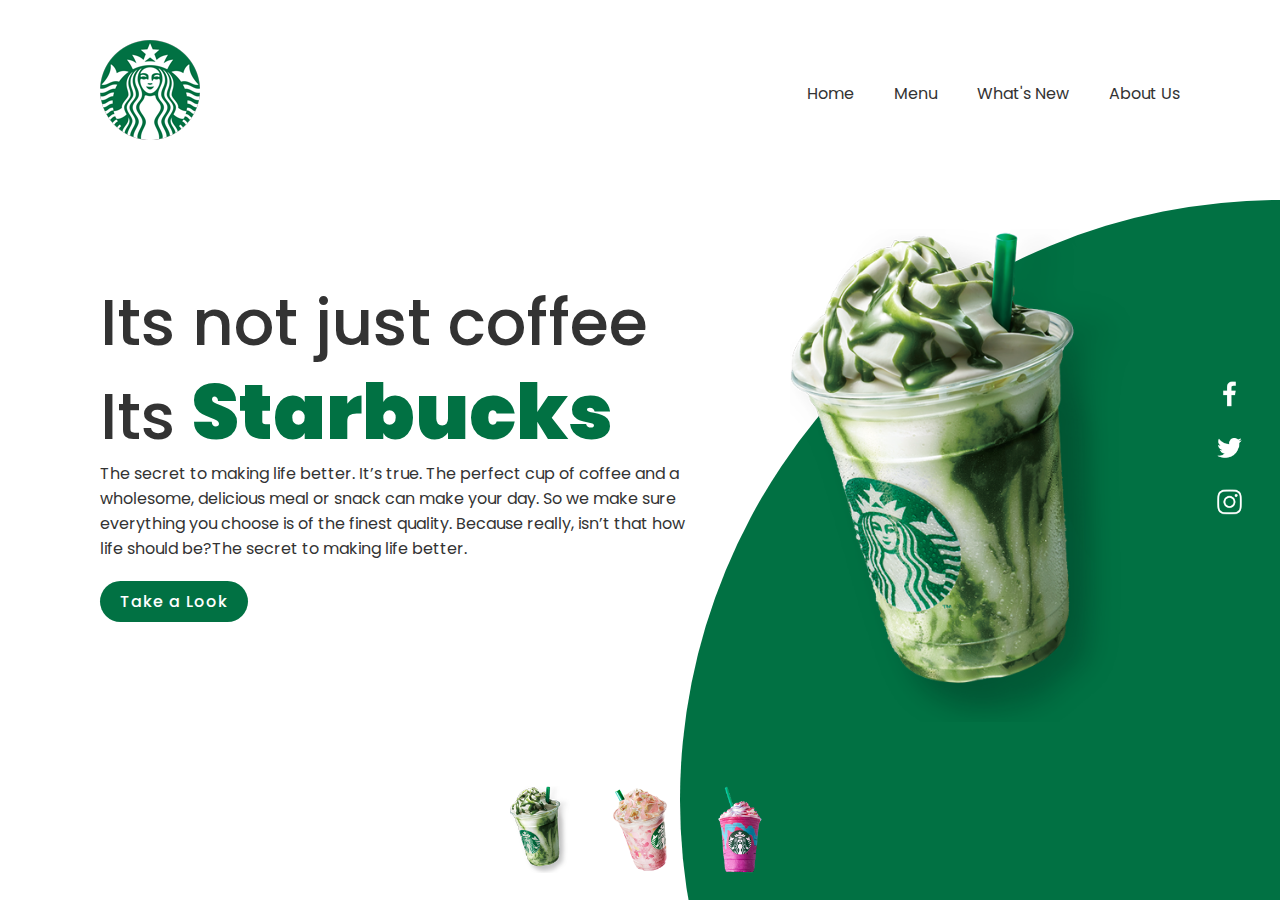
<file: index.html>
<!DOCTYPE html>
<html lang="en">

<head>
    <meta charset="UTF-8">
    <title>Starbucks</title>
    <meta name="viewport" content="width=device-width, initial-scale=1.0">
    <link rel="preconnect" href="https://fonts.googleapis.com"><link rel="preconnect" href="https://fonts.gstatic.com" crossorigin><link href="https://fonts.googleapis.com/css2?family=Poppins&display=swap" rel="stylesheet">
    <link rel="stylesheet" href="style.css">
    <link rel="shortcut icon" type="x-icon" href="logo.png">
</head>

<body>
    <section>
        <div class="circle"></div>
        <header>
            <a href="index.html"><img src=logo.png class="logo"></a>
            <div class="toggle" onclick="toggleMenu();"></div>
            <ul class="navigation"></ul>
            <ul>
                <li><a href="index.html">Home</a></li>
                <li><a href="menu.html">Menu</a></li>
                <li><a href="new.html">What's New</a></li>
                <li><a href="contact.html">About Us</a></li>
            </ul>
        </header>
        <div class="content">
            <div class="textbox">
                <h2>Its not just coffee<br>Its <span>Starbucks</span></h2>
                <p>The secret to making life better.
                    It’s true. The perfect cup of coffee and a wholesome, delicious meal or snack can make your day. 
                    So we make sure everything you choose is of the finest quality. Because really,
                    isn’t that how life should be?The secret to making life better.</p>
                <a href="menu.html">Take a Look</a>
            </div>
            <div class="imgBox">
                <img src="img1.png" class="starbucks">
            </div>
        </div>
        <ul class="thumb">
            <li><img src="thumb1.png" onclick="imgSlider('img1.png');changeCircleColor('#017143')"></li>
            <li><img src="thumb2.png" onclick="imgSlider('img2.png');changeCircleColor('#eb7495')"></li>
            <li><img src="thumb3.png" onclick="imgSlider('img3.png');changeCircleColor('#d752b1')"></li>
        </ul>
        <ul class="sci">
            <li><a href="https://id-id.facebook.com/StarbucksIndonesia/"><img src="facebook.png"></a></li>
            <li><a href="https://twitter.com/starbucks"><img src="twitter.png"></a></li>
            <li><a href="https://www.instagram.com/starbucksindonesia/"><img src="instagram.png"></a></li>
        </ul>
    </section>

    <script type="text/javascript">
        function imgSlider(anything) {
            document.querySelector('.starbucks').src = anything;
        }

        function changeCircleColor(color) {
            const circle = document.querySelector('.circle');
            circle.style.background = color;
        }

        function toggleMenu() {
            var menuToggle = document.querySelector('.toggle');
            var navigation = document.querySelector('.navigation');
            menuToggle.classList.toggle('active')
            navigation.classList.toggle('active')
        }
    </script>
</body>

</html>
</file>
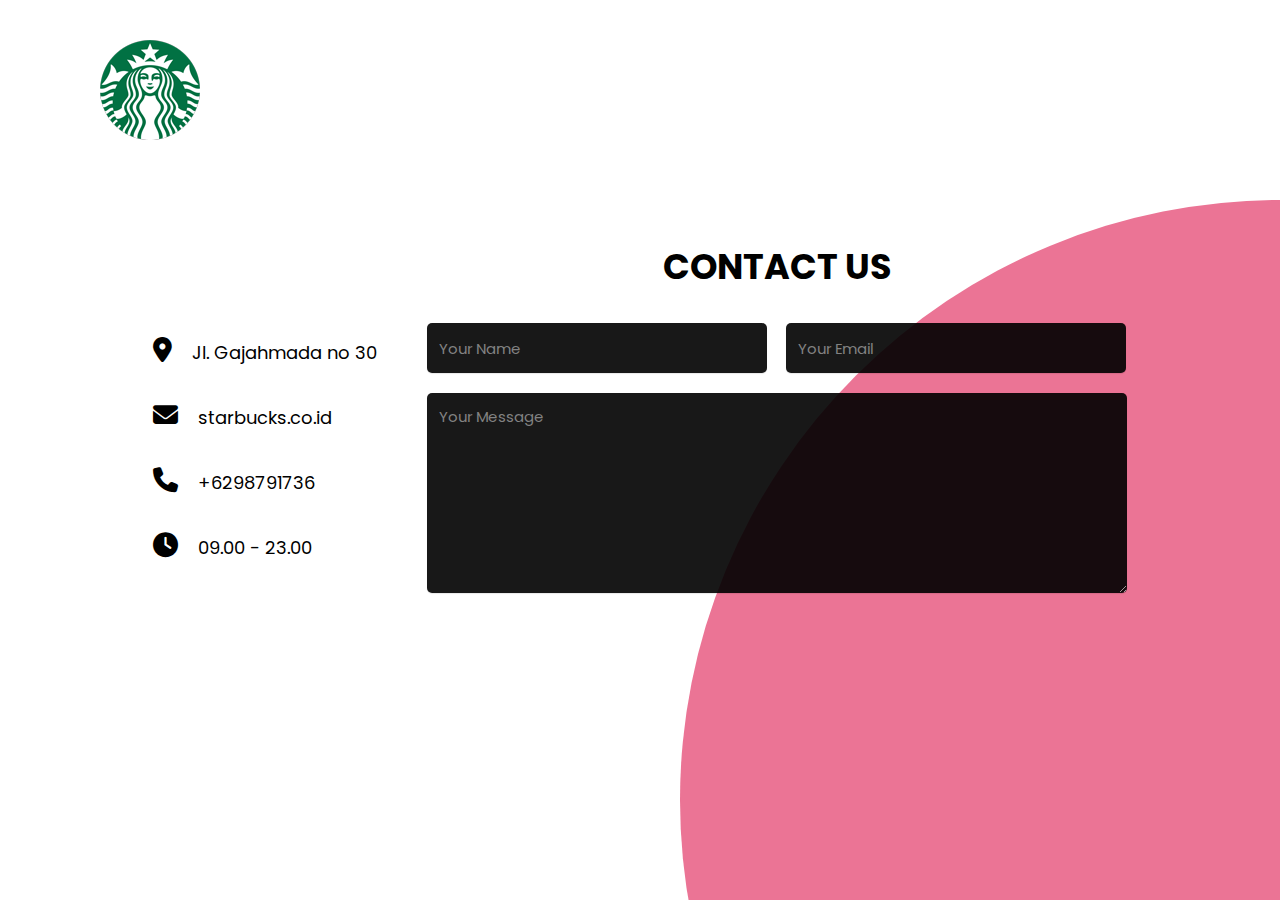
<file: contact.html>
<!DOCTYPE html>
<html lang="en">
<head>
    <meta charset="UTF-8">
    <meta http-equiv="X-UA-Compatible" content="IE=edge">
    <meta name="viewport" content="width=device-width, initial-scale=1.0">
    <link rel="stylesheet" href="contact-style.css">
    <title>About Us</title>
    <link rel="preconnect" href="https://fonts.googleapis.com"><link rel="preconnect" href="https://fonts.gstatic.com" crossorigin><link href="https://fonts.googleapis.com/css2?family=Poppins&display=swap" rel="stylesheet">
    <link rel="stylesheet" href="https://cdnjs.cloudflare.com/ajax/libs/font-awesome/6.2.1/css/all.min.css">
    <link rel="shortcut icon" type="x-icon" href="logo.png">
</head>
<body>
   <!---alert message start
     <div class="alert-succes">
        <span>Mesagge Sent! Thank you for contacting us </span>
    </div>
    <div class="alert-error">
        <span>Something went wrong! Please try again.</span>
    </div>
    alert mesagge end--->
    <section>
        <div class="circle"></div>
    </section>
    <header>
        <a href="index.html"><img src=logo.png class="logo"></a>
    </header>
    <div class="contact-section">
        <div class="contact-info">
            <div><i class="fas fa-map-marker-alt"></i>Jl. Gajahmada no 30</div>
            <div><i class="fas fa-envelope"></i>starbucks.co.id</div>
            <div><i class="fas fa-phone"></i>+6298791736</div>
            <div><i class="fas fa-clock"></i>09.00 - 23.00</div>
        </div>
        <div class="contact-form">
            <h2>Contact Us</h2>
            <form class="contact" action="" method="post">
                <input type="text" name="name" class="text-box" placeholder="Your Name" required>
                <input type="email" name="email" class="text-box" placeholder="Your Email" required>
                <textarea name="message" rows="5" placeholder="Your Message" required></textarea>
                <input type="submit" name="submit" class="send-btn" value="send">
            </form>
        </div>
    </div>
</body>
</html>
</file>
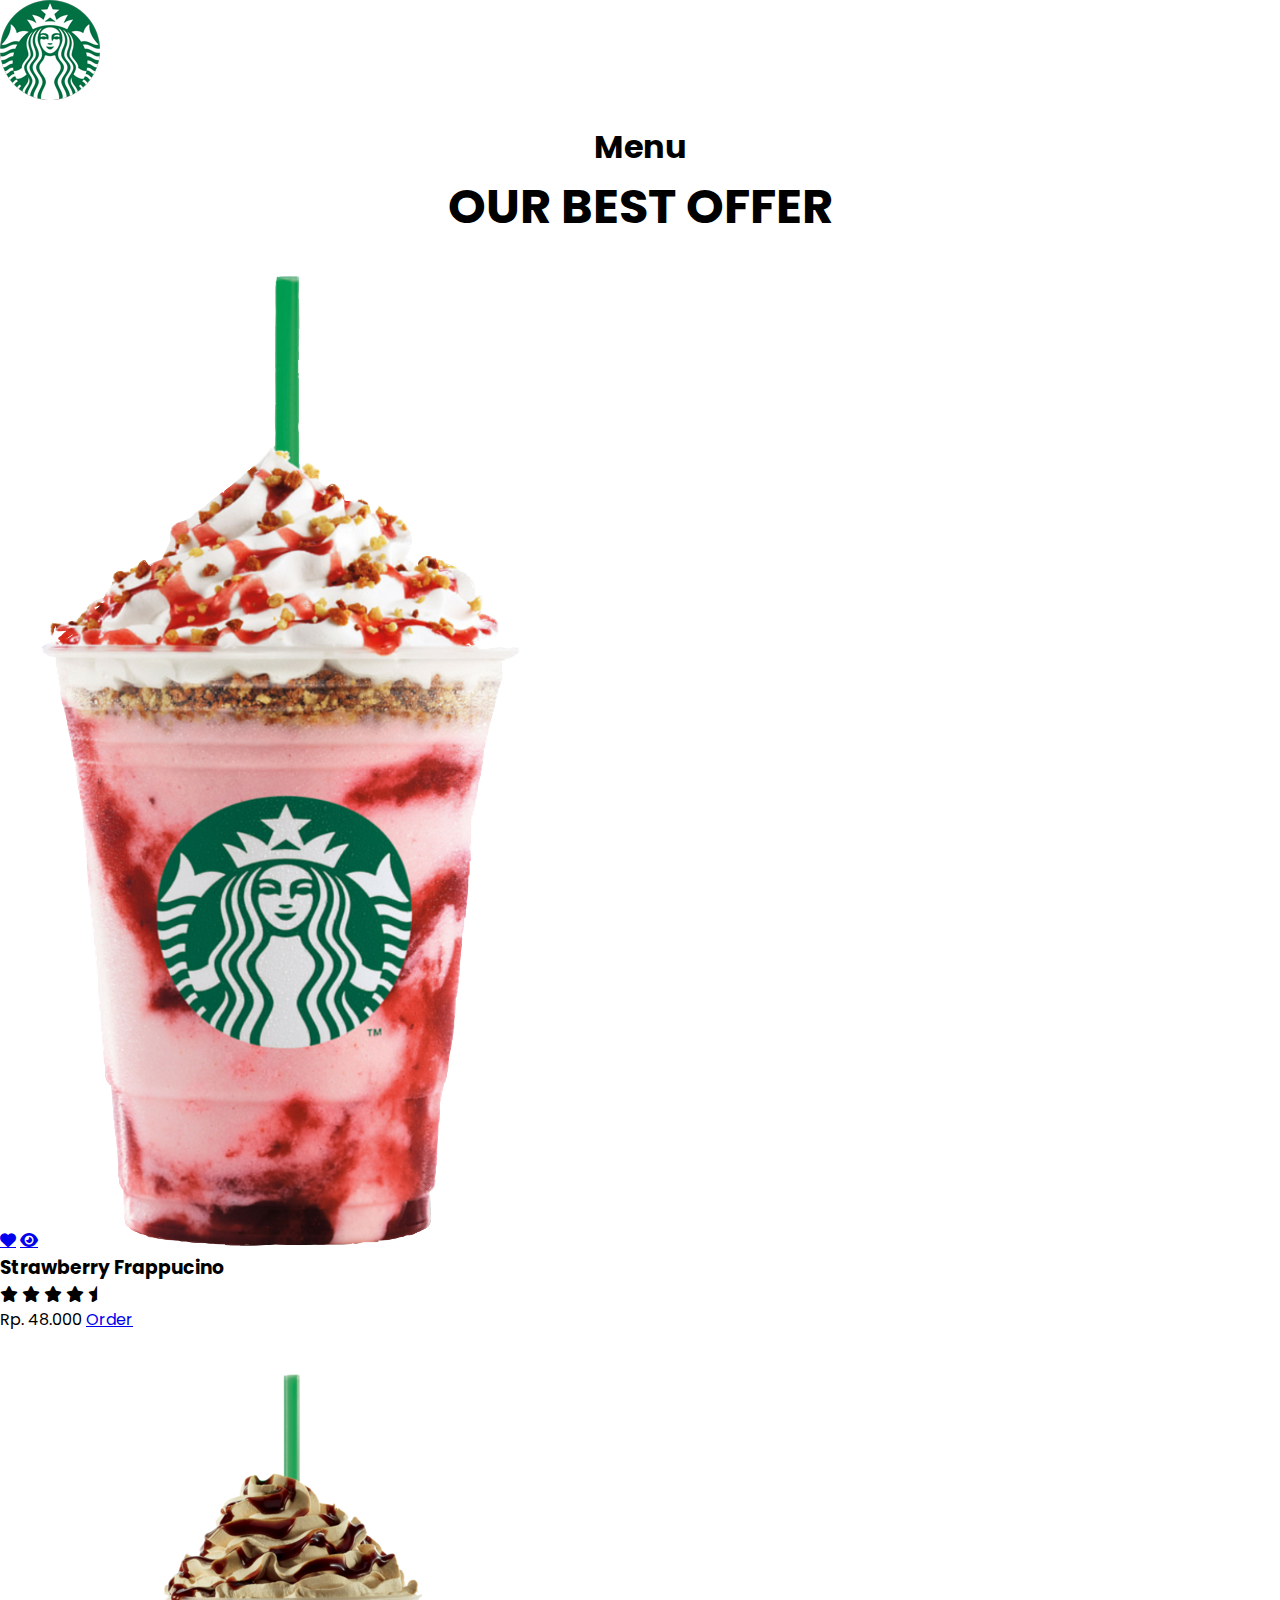
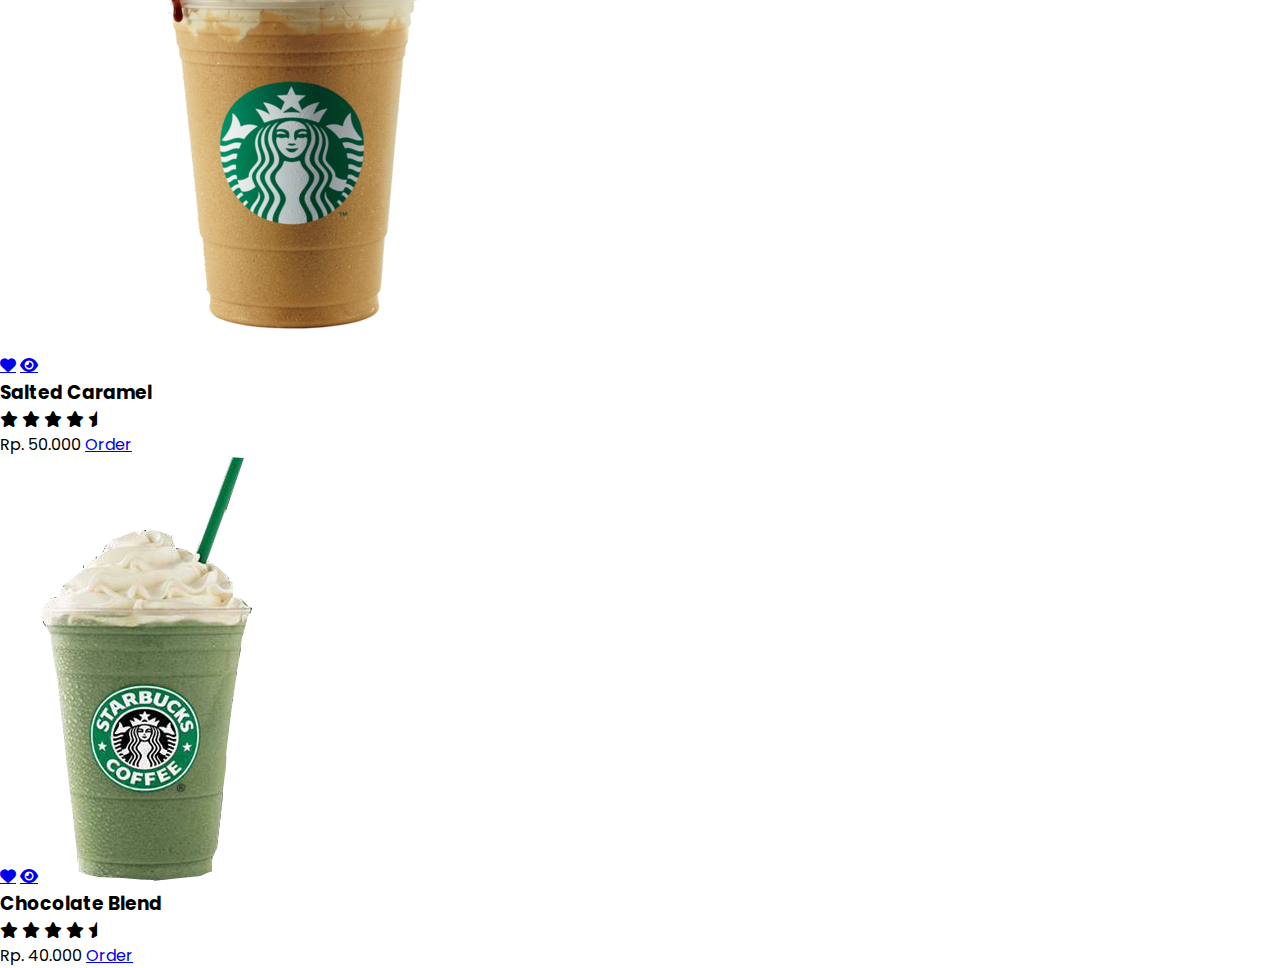
<file: menu.html>
<!DOCTYPE html>
<html lang="en">
<head>
    <meta charset="UTF-8">
    <meta http-equiv="X-UA-Compatible" content="IE=edge">
    <meta name="viewport" content="width=device-width, initial-scale=1.0">
    <link rel="stylesheet" href="menu-style.css">
    <link rel="shortcut icon" type="x-icon" href="logo.png">
    <title>Menu</title>
    <link rel="stylesheet" href="https://cdnjs.cloudflare.com/ajax/libs/font-awesome/6.2.1/css/all.min.css">
    <link rel="preconnect" href="https://fonts.googleapis.com"><link rel="preconnect" href="https://fonts.gstatic.com" crossorigin><link href="https://fonts.googleapis.com/css2?family=Poppins&display=swap" rel="stylesheet">
</head>
<body>
    <section>
        <header>
            <a href="index.html"><img src=logo.png class="logo"></a>
        </header>
        <div class="menu" id="menu"></div>
        <h1 class="sub-heading"><span>Menu</span></h1>
        <h2 class="heading">Our Best Offer</h2>
        <div class="box-container">
            <div class="box">
                <a href="#" class="fas fa-heart"></a>
                <a href="#" class="fas fa-eye"></a>
                <img src="shop1.png" alt="">
                <h3>Strawberry Frappucino</h3>
                <div class="stars">
                    <i class="fas fa-star"></i>
                    <i class="fas fa-star"></i>
                    <i class="fas fa-star"></i>
                    <i class="fas fa-star"></i>
                    <i class="fas fa-star-half"></i>
                </div>
                <span>Rp. 48.000</span>
                <a href="#" class="btn">Order</a>
            </div>
            <div class="box">
                <a href="#" class="fas fa-heart"></a>
                <a href="#" class="fas fa-eye"></a>
                <img src="shop2.png" alt="">
                <h3>Salted Caramel</h3>
                <div class="stars">
                    <i class="fas fa-star"></i>
                    <i class="fas fa-star"></i>
                    <i class="fas fa-star"></i>
                    <i class="fas fa-star"></i>
                    <i class="fas fa-star-half"></i>
                </div>
                <span>Rp. 50.000</span>
                <a href="#" class="btn">Order</a>
            </div>
            <div class="box">
                <a href="#" class="fas fa-heart"></a>
                <a href="#" class="fas fa-eye"></a>
                <img src="shop3.png" alt="">
                <h3>Chocolate Blend</h3>
                <div class="stars">
                    <i class="fas fa-star"></i>
                    <i class="fas fa-star"></i>
                    <i class="fas fa-star"></i>
                    <i class="fas fa-star"></i>
                    <i class="fas fa-star-half"></i>
                </div>
                <span>Rp. 40.000</span>
                <a href="#" class="btn">Order</a>
            </div>
        </div>
    </section>
</body>
</html>
</file>
<file: style.css>
@import url('https://fonts.googleapis.com/css2?family=Poppins&display=swap');
*
{
    margin: 0;
    padding: 0;
    box-sizing: border-box;
    font-family: 'Poppins', sans-serif;
}
section
{
    position: relative;
    width: 100%;
    min-height: 100vh;
    padding: 100px;
    display: flex;
    justify-content: space-between;
    align-items: center;
    background: #fff;
}
header
{
    position: absolute;
    top: 20px;
    left: 0px;
    width: 100%;
    padding: 20px 100px;
    display: flex;
    justify-content: space-between;
    align-items: center;
    background: #fff;
}
header.logo
{
    position: relative;
    max-width: 80px;
}
header ul
{
    position: relative;
    display: flex;
}
header ul li
{
    list-style: none;
}
header ul li a
{
    display: inline-block;
    color: #333;
    font-weight: 400;
    margin-left: 40px;
    text-decoration: none;
}
.content
{
    position: relative;
    width: 100%;
    display: flex;
    justify-content: space-between;
    align-items: center;
}
.content .textbox
{
    position: relative;
    max-width: 600px;
}
.content .textbox h2
{
    color: #333;
    font-size: 4em;
    line-height: 1.4em;
    font-weight: 500;
}
.content .textbox h2 span
{
    color: #017143;
    font-size: 1.2em;
    font-weight: 900;
}
.content .textbox p
{
    color: #333;
}
.content .textbox a
{
    display: inline-block;
    margin-top: 20px;
    padding: 8px 20px;
    background: #017143;
    color: #fff;
    border-radius: 40px;
    font-weight: 500;
    letter-spacing: 1px;
    text-decoration: none;
}
.content .imgBox
{
    width: 600px;
    display: flex;
    justify-content: flex-end;
    padding-right: 50px;
    margin-top: 50px;
}
.content .imgBox img
{
    max-width: 340px;
}
.thumb
{
    position: absolute;
    left: 50%;
    bottom: 20px;
    transform: translateX(-50%);
    display: flex;
}
.thumb li
{
    list-style: none;
    display: inline-block;
    margin: 0 20px;
    cursor: pointer;
    transition: 0.5s;
}
.thumb li:hover
{
    transform: translateY(-15px);
}
.thumb li img
{
    max-width: 60px;
}
.sci
{
    position: absolute;
    top: 50%;
    right: 30px;
    transform: translateY(-50%);
    display: flex;
    justify-content: center;
    align-items: center;
    flex-direction: column;
}
.sci li
{
    list-style: none;
}
.sci li a
{
    display: inline-block;
    margin: 5px 0;
    transform: scale(0.6);
    filter: invert(1);
}
.circle
{
    position: absolute;
    top: 0;
    left: 0;
    width: 100%;
    height: 100%;
    background: #017143;
    clip-path: circle(600px at right 800px);
}
@media (max-width:991px)
{
    header
    {
        padding: 20px;
    }
    header .logo
    {
        position: relative;
        max-width: 60px;
    }
    header ul
    {
        position: relative;
        display: none;
    }
    .toggle
    {
        position: relative;
        width: 30px;
        height: 30px;
        cursor: pointer;
        background: url(menu.png);
        background-size: 30px;
        background-position: center;
        background-repeat: no-repeat;
        filter: invert(1);
    }
    .toggle.active
    {
        position: fixed;
        right:20px;
        background: url(close.png);
        background-size: 25px;
        background-position: center;
        background-repeat: no-repeat;
        filter: invert(1);
        z-index: 11;
    }
    header ul.navigation.active
    {
        position: fixed;
        top: 0;
        left: 0;
        width: 100%;
        height: 100%;
        display: flex;
        justify-content: center;
        align-items: center;
        flex-direction: column;
        background: #fff;
        z-index: 10;
    }
    header ul li a
    {
        font-size: 1.5em;
        margin: 5px 0;
    }
    section
    {
        padding: 20px;
    }
    .content
    {
        flex-direction: column;
        margin-top: 100px;
    }
    .content .textbox h2
    {
        margin-bottom: 15px;
        font-size: 2.5em;
    }
    .content .textbox
    {
        max-width: 100%;
    }
    .content .imgBox
    {
        max-width: 100%;
        justify-content: center;
    }
    .content .imgBox img
    {
        max-width: 300px;
    }
    .thumb li img
    {
        max-width: 40px;
    }
    .circle
    {
        clip-path: circle(400px at center bottom)
    }
    .sci
    {
        background: #017143;
        right: 0;
        width: 50px;
        border-top-left-radius: 5px;
        border-bottom-left-radius: 5px;
    }

}
</file>
<file: contact-style.css>
@import url('https://fonts.googleapis.com/css2?family=Poppins:wght@400;500;600&display=swap');
*
{
    margin: 0;
    padding: 0;
    box-sizing: border-box;
    font-family: 'Poppins', sans-serif;
}
header
{
    position: absolute;
    top: 20px;
    left: 0px;
    width: 100%;
    padding: 20px 100px;
    display: flex;
    justify-content: space-between;
    align-items: center;
    background: #fff;
}
header.logo
{
    position: relative;
    max-width: 80px;
}
body
{
    min-height: 100vh;
    background-size: cover;
    display: flex;
    justify-content: center;
    align-items: center;
}
.circle
{
    position: absolute;
    top: 0;
    left: 0;
    width: 100%;
    height: 100%;
    background: #eb7495;
    clip-path: circle(600px at right 800px);
}
.contact-section
{
    width: 100%;
    display: flex;
    justify-content: center;
    align-items: center;
}
.contact-info
{
    color: rgb(0, 0, 0);
    max-width: 500px;
    line-height: 65px;
    padding-left: 50px;
    font-size: 18px;
}
.contact-info i
{
    margin-right: 20px;
    font-size: 25px;
}
.contact-form
{
    margin-left: 50px;
    max-width: 700px;
    margin-right: 50px;
}
.contact-info .contact-form
{
    flex: 1;
}
.contact-form h2
{
    color: black;
    text-align: center;
    font-size: 35px;
    text-transform: uppercase;
    margin-bottom: 30px;
}
.contact-form .text-box
{
    background-color: rgb(0, 0, 0);
    color: rgb(255, 252, 252);
    border: none;
    width: calc(50% - 10px);
    height: 50px;
    padding: 12px;
    font-size: 15px;
    border-radius: 5px;
    box-shadow: 0 1px 1px rgba(0, 0, 0, 0.1);
    margin-bottom: 20px;
    opacity: 0.9;
}
.contact-form .text-box:first-child
{
    margin-right: 15px;
}
.contact-form textarea
{
    background-color: rgb(0, 0, 0);
    color: rgb(255, 255, 255);
    border: none;
    width: 100%;
    height: 50px;
    padding: 12px;
    font-size: 15px;
    min-height: 200px;
    max-height: 400px;
    resize: vertical;
    border-radius: 5px;
    box-shadow: 0 1px 1px rgba(0, 0, 0, 0.1);
    margin-bottom: 20px;
    opacity: 0.9;
}
.contact-form .send-btn
{
    float: right;
    background: blue;
    color: white;
    border: none;
    width: 120px;
    height: 40px;
    font-size: 15px;
    font-weight: 600;
    text-transform: uppercase;
    letter-spacing: 2px;
    border-radius: 5px;
    cursor: pointer;
    transition: 0.3s;
    transition-property: background;
}
.contact-form .send-btn:hover
{
    background: navy;
}

@media screen and (max-width:950px)
{
    .contact-section
    {
        margin: 30px 50px;
    }
    .contact-info .contact-form
    {
        font-size: 30px;
    }
    .contact-form .text-box
    {
        width: 100%;
    }
}

.alert-succes{
    z-index: 1;
    background-color: wheat;
    font-size: 18px;
    padding: 20px 40px;
    min-width: 420px;
    position: fixed;
    right: 0;
    top:10px;
    border-left: 8px solid burlywood;
    border-radius: 4px;
}
.alert-error
{
    z-index: 1;
    background-color: red;
    font-size: 18px;
    padding: 20px 40px;
    min-width: 420px;
    position: fixed;
    right: 0;
    top:10px;
    border-left: 8px solid black;
    border-radius: 4px;
}
</file>
<file: menu-style.css>
@import url('https://fonts.googleapis.com/css2?family=Poppins:wght@400;500;600&display=swap');
*
{
    margin: 0;
    padding: 0;
    box-sizing: border-box;
    font-family: 'Poppins', sans-serif;
}

header.logo
{
    position: relative;
    max-width: 80px;
}
.sub-heading
{
    text-align: center;
    color: var(green);
    font-size: 2rem;
    padding-top: 1rem;
}
.heading
{
    text-align: center;
    color: var(black);
    font-size: 3rem;
    padding-bottom: 2rem;
    text-transform: uppercase;
}
.menu .box-container
{
    display: grid;
    grid-template-columns: repeat(auto-fit, minmax(28rem, 1fr));
    gap: 1.5rem;
}
.menu .box-container .box
{
    padding:2.5rem;
    background: #fff;
    border-radius: .5rem;
    border: .1rem solid black;
    box-shadow: var(white);
    position: relative;
    overflow: hidden;
    text-align: center;
}
</file>
